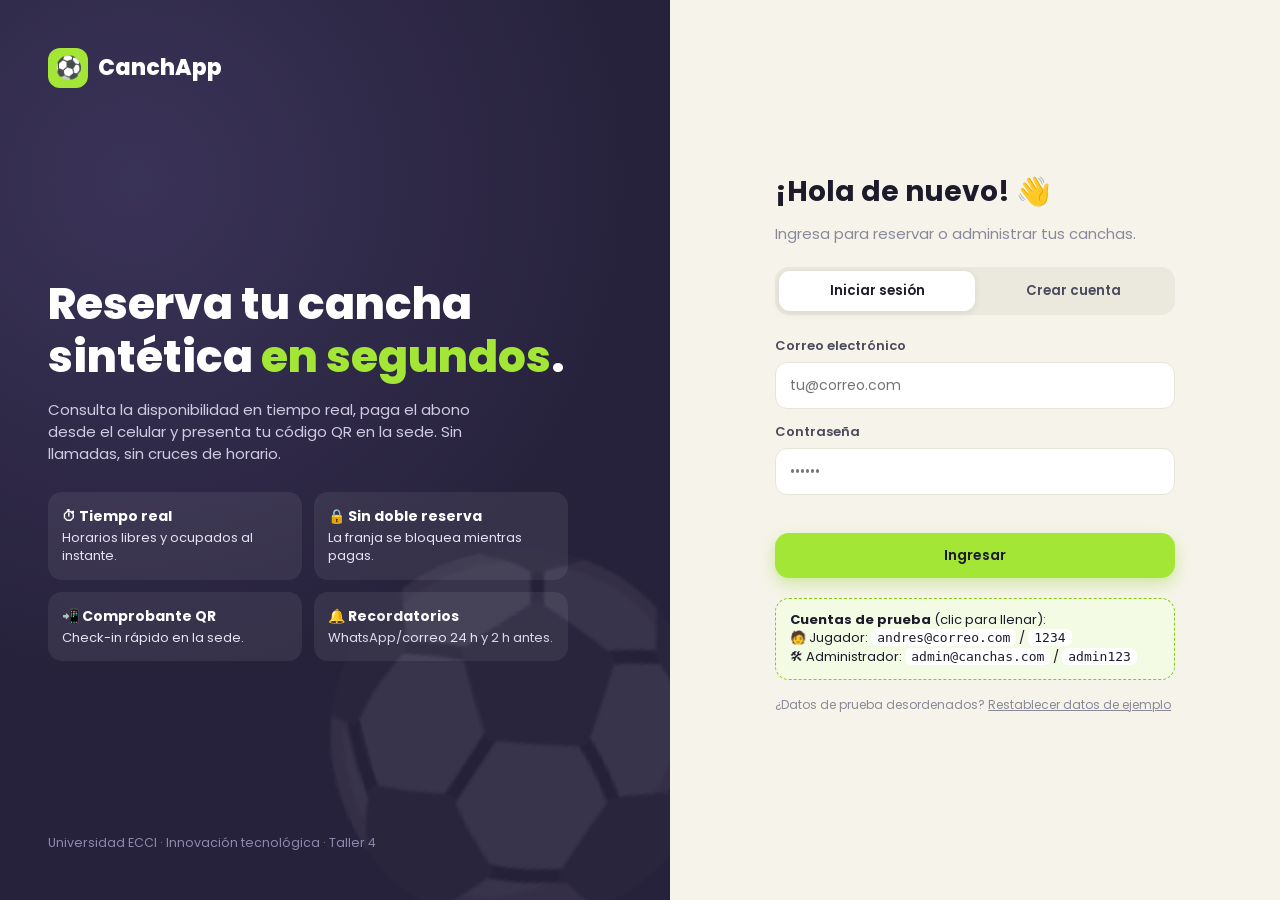
<file: index.html>
<!DOCTYPE html>
<html lang="es">
<head>
  <meta charset="UTF-8">
  <meta name="viewport" content="width=device-width, initial-scale=1.0">
  <title>CanchApp · Ingresar</title>
  <link rel="preconnect" href="https://fonts.googleapis.com">
  <link href="https://fonts.googleapis.com/css2?family=Poppins:wght@400;500;600;700;800&display=swap" rel="stylesheet">
  <link rel="stylesheet" href="css/styles.css">
</head>
<body>
  <div class="auth-page">
    <!-- Lado izquierdo: presentación -->
    <section class="auth-hero">
      <div class="brand"><div class="brand-logo">⚽</div> CanchApp</div>
      <div>
        <h1>Reserva tu cancha sintética <span>en segundos</span>.</h1>
        <p>Consulta la disponibilidad en tiempo real, paga el abono desde el celular y presenta tu código QR en la sede. Sin llamadas, sin cruces de horario.</p>
        <div class="auth-feats">
          <div class="auth-feat"><b>⏱ Tiempo real</b>Horarios libres y ocupados al instante.</div>
          <div class="auth-feat"><b>🔒 Sin doble reserva</b>La franja se bloquea mientras pagas.</div>
          <div class="auth-feat"><b>📲 Comprobante QR</b>Check-in rápido en la sede.</div>
          <div class="auth-feat"><b>🔔 Recordatorios</b>WhatsApp/correo 24 h y 2 h antes.</div>
        </div>
      </div>
      <small style="color:#8f89ad">Universidad ECCI · Innovación tecnológica · Taller 4</small>
    </section>

    <!-- Lado derecho: formulario -->
    <section class="auth-side">
      <div class="auth-box">
        <h2 id="auth-title">¡Hola de nuevo! 👋</h2>
        <p class="muted" id="auth-sub">Ingresa para reservar o administrar tus canchas.</p>

        <div class="seg" role="tablist">
          <button class="active" data-mode="login">Iniciar sesión</button>
          <button data-mode="register">Crear cuenta</button>
        </div>

        <!-- Login -->
        <form id="form-login" autocomplete="on">
          <div class="field">
            <label for="l-email">Correo electrónico</label>
            <input class="input" id="l-email" type="email" placeholder="tu@correo.com" required>
          </div>
          <div class="field">
            <label for="l-pass">Contraseña</label>
            <input class="input" id="l-pass" type="password" placeholder="••••••" required>
          </div>
          <div class="err-msg" id="l-err"></div>
          <button class="btn btn-primary btn-block" type="submit">Ingresar</button>
        </form>

        <!-- Registro (solo jugadores) -->
        <form id="form-register" class="hidden">
          <div class="field">
            <label for="r-nombre">Nombre completo</label>
            <input class="input" id="r-nombre" placeholder="Andrés Martínez" required>
          </div>
          <div class="field">
            <label for="r-email">Correo electrónico</label>
            <input class="input" id="r-email" type="email" placeholder="tu@correo.com" required>
          </div>
          <div class="row">
            <div class="field">
              <label for="r-tel">Celular (WhatsApp)</label>
              <input class="input" id="r-tel" placeholder="300 000 0000">
            </div>
            <div class="field">
              <label for="r-pass">Contraseña</label>
              <input class="input" id="r-pass" type="password" minlength="4" placeholder="Mín. 4 caracteres" required>
            </div>
          </div>
          <div class="err-msg" id="r-err"></div>
          <button class="btn btn-primary btn-block" type="submit">Crear cuenta de jugador</button>
        </form>

        <div class="demo-box">
          <b>Cuentas de prueba</b> (clic para llenar):<br>
          🧑 Jugador: <a href="#" data-demo="andres@correo.com|1234"><code>andres@correo.com</code> / <code>1234</code></a><br>
          🛠 Administrador: <a href="#" data-demo="admin@canchas.com|admin123"><code>admin@canchas.com</code> / <code>admin123</code></a>
        </div>
        <p class="tiny muted mt">¿Datos de prueba desordenados? <a href="#" id="reset" style="text-decoration:underline">Restablecer datos de ejemplo</a></p>
      </div>
    </section>
  </div>

  <script src="js/data.js"></script>
  <script>
    // Si ya hay sesión, ir directo a su portal
    const actual = Auth.current();
    if (actual) location.href = actual.rol === 'jugador' ? 'jugador.html' : 'admin.html';

    const fl = document.getElementById('form-login');
    const fr = document.getElementById('form-register');

    document.querySelectorAll('.seg button').forEach(b => b.addEventListener('click', () => {
      document.querySelectorAll('.seg button').forEach(x => x.classList.toggle('active', x === b));
      const reg = b.dataset.mode === 'register';
      fl.classList.toggle('hidden', reg);
      fr.classList.toggle('hidden', !reg);
      document.getElementById('auth-title').textContent = reg ? 'Crea tu cuenta ⚽' : '¡Hola de nuevo! 👋';
      document.getElementById('auth-sub').textContent = reg ? 'Regístrate como jugador y reserva en menos de 3 pasos.' : 'Ingresa para reservar o administrar tus canchas.';
    }));

    fl.addEventListener('submit', e => {
      e.preventDefault();
      const u = Auth.login(document.getElementById('l-email').value, document.getElementById('l-pass').value);
      if (!u) { document.getElementById('l-err').textContent = 'Correo o contraseña incorrectos.'; return; }
      location.href = u.rol === 'jugador' ? 'jugador.html' : 'admin.html';
    });

    fr.addEventListener('submit', e => {
      e.preventDefault();
      const res = Auth.register({
        nombre: document.getElementById('r-nombre').value.trim(),
        email: document.getElementById('r-email').value.trim(),
        telefono: document.getElementById('r-tel').value.trim(),
        password: document.getElementById('r-pass').value,
      });
      if (res.error) { document.getElementById('r-err').textContent = res.error; return; }
      location.href = 'jugador.html';
    });

    document.querySelectorAll('[data-demo]').forEach(a => a.addEventListener('click', e => {
      e.preventDefault();
      const [m, p] = a.dataset.demo.split('|');
      document.querySelector('.seg button[data-mode=login]').click();
      document.getElementById('l-email').value = m;
      document.getElementById('l-pass').value = p;
    }));

    document.getElementById('reset').addEventListener('click', e => {
      e.preventDefault();
      Store.reset();
      toast('Datos de ejemplo restablecidos', 'ok');
    });
  </script>
</body>
</html>
</file>
<file: css/styles.css>
/* =========================================================
   CanchApp - Sistema de reservas de canchas sintéticas
   Estilos compartidos (portal jugador + panel admin)
   Paleta tomada del prototipo móvil: verde lima + crema + morado oscuro
   ========================================================= */
:root {
  --lime: #a3e635;
  --lime-600: #84cc16;
  --lime-700: #65a30d;
  --lime-50: #f4fbe4;
  --cream: #f6f4ea;
  --card: #ffffff;
  --ink: #1d1b2b;
  --ink-2: #4b4a5c;
  --muted: #8a8999;
  --line: #e7e5da;
  --tile: #27223c;        /* morado oscuro de las categorías */
  --tile-2: #3a3358;
  --pitch: #1f6b3a;       /* verde de las tarjetas de cancha */
  --pitch-2: #2c8a4d;
  --danger: #e5484d;
  --danger-50: #fdecec;
  --warn: #f5a524;
  --warn-50: #fff5e0;
  --info: #3b82f6;
  --info-50: #e8f0fe;
  --ok: #22a559;
  --ok-50: #e3f6ea;
  --radius: 18px;
  --radius-sm: 12px;
  --shadow: 0 6px 22px rgba(29, 27, 43, .07);
  --shadow-lg: 0 18px 50px rgba(29, 27, 43, .18);
  --font: "Poppins", system-ui, -apple-system, "Segoe UI", Roboto, sans-serif;
}

* { box-sizing: border-box; }
html, body { margin: 0; padding: 0; }
body {
  font-family: var(--font);
  background: var(--cream);
  color: var(--ink);
  font-size: 15px;
  line-height: 1.45;
  -webkit-font-smoothing: antialiased;
}
a { color: inherit; text-decoration: none; }
button { font-family: inherit; cursor: pointer; }
input, select, textarea { font-family: inherit; font-size: 14px; }
h1, h2, h3, h4 { margin: 0; line-height: 1.2; }
.hidden { display: none !important; }

/* ---------- Botones ---------- */
.btn {
  display: inline-flex; align-items: center; justify-content: center; gap: 8px;
  border: 0; border-radius: 14px; padding: 12px 18px;
  font-weight: 600; font-size: 14px; transition: transform .08s, filter .15s, background .15s;
  white-space: nowrap;
}
.btn:active { transform: scale(.98); }
.btn:disabled { opacity: .5; cursor: not-allowed; }
.btn-primary { background: var(--lime); color: var(--ink); box-shadow: 0 6px 16px rgba(132, 204, 22, .35); }
.btn-primary:hover:not(:disabled) { filter: brightness(.96); }
.btn-dark { background: var(--tile); color: #fff; }
.btn-dark:hover { background: var(--tile-2); }
.btn-outline { background: transparent; border: 1.5px solid var(--ink); color: var(--ink); }
.btn-outline:hover { background: rgba(0,0,0,.04); }
.btn-ghost { background: transparent; color: var(--ink-2); }
.btn-ghost:hover { background: rgba(0,0,0,.05); }
.btn-danger { background: var(--danger-50); color: var(--danger); }
.btn-danger:hover { background: #fadcdc; }
.btn-sm { padding: 7px 12px; font-size: 13px; border-radius: 10px; }
.btn-block { width: 100%; }

/* ---------- Formularios ---------- */
.field { display: flex; flex-direction: column; gap: 6px; margin-bottom: 14px; }
.field label { font-size: 13px; font-weight: 600; color: var(--ink-2); }
.input, select.input, textarea.input {
  width: 100%; padding: 12px 14px; border-radius: 12px; border: 1.5px solid var(--line);
  background: #fff; color: var(--ink); outline: none; transition: border-color .15s, box-shadow .15s;
}
.input:focus { border-color: var(--lime-600); box-shadow: 0 0 0 4px rgba(163, 230, 53, .25); }
.row { display: flex; gap: 12px; }
.row > * { flex: 1; }
.check { display: flex; align-items: center; gap: 10px; font-size: 14px; cursor: pointer; }
.check input { width: 18px; height: 18px; accent-color: var(--lime-700); }

/* Switch */
.switch { position: relative; display: inline-block; width: 44px; height: 26px; flex: none; vertical-align: middle; }
.switch input { opacity: 0; width: 0; height: 0; }
.switch span { position: absolute; inset: 0; border-radius: 99px; background: #d6d4cb; transition: .2s; cursor: pointer; }
.switch span::after { content: ""; position: absolute; width: 20px; height: 20px; border-radius: 50%; background: #fff; top: 3px; left: 3px; transition: .2s; box-shadow: 0 1px 3px rgba(0,0,0,.25); }
.switch input:checked + span { background: var(--lime-600); }
.switch input:checked + span::after { transform: translateX(18px); }

/* ---------- Tarjetas / chips / badges ---------- */
.card { background: var(--card); border-radius: var(--radius); box-shadow: var(--shadow); padding: 18px; }
.badge {
  display: inline-flex; align-items: center; gap: 4px; padding: 4px 10px; border-radius: 99px;
  font-size: 12px; font-weight: 600; white-space: nowrap;
}
.b-confirmada { background: var(--lime); color: #1d3a05; }
.b-pendiente_pago { background: var(--warn-50); color: #9a5b00; }
.b-en_curso { background: var(--info-50); color: #1d4ed8; }
.b-finalizada { background: #ecebe4; color: #5d5c6b; }
.b-cancelada { background: var(--danger-50); color: var(--danger); }
.b-liberada { background: #f3e8ff; color: #7c3aed; }
.b-ok { background: var(--ok-50); color: var(--ok); }
.b-warn { background: var(--warn-50); color: #9a5b00; }
.b-muted { background: #ecebe4; color: #5d5c6b; }

.chip {
  border: 1.5px solid var(--line); background: #fff; border-radius: 12px; padding: 8px 14px;
  font-weight: 600; font-size: 13px; color: var(--ink-2);
}
.chip.active { background: var(--lime); border-color: var(--lime); color: var(--ink); }

.stars { color: #f5b301; letter-spacing: 1px; }
.muted { color: var(--muted); }
.small { font-size: 13px; }
.tiny { font-size: 12px; }
.bold { font-weight: 700; }
.mt { margin-top: 16px; } .mt-s { margin-top: 8px; } .mb { margin-bottom: 16px; }
.flex { display: flex; align-items: center; gap: 10px; }
.between { display: flex; align-items: center; justify-content: space-between; gap: 10px; }
.grow { flex: 1; }
.empty { text-align: center; padding: 40px 16px; color: var(--muted); }
.empty .big { font-size: 42px; margin-bottom: 6px; }

/* ---------- Toast ---------- */
#toast-wrap { position: fixed; left: 50%; bottom: 96px; transform: translateX(-50%); z-index: 9999; display: flex; flex-direction: column; gap: 8px; align-items: center; pointer-events: none; }
.toast {
  background: var(--ink); color: #fff; padding: 12px 18px; border-radius: 14px; font-size: 14px;
  box-shadow: var(--shadow-lg); animation: toastIn .25s ease; max-width: 90vw;
}
.toast.ok { background: #1c4d10; }
.toast.err { background: #8f1d21; }
@keyframes toastIn { from { opacity: 0; transform: translateY(10px); } to { opacity: 1; transform: none; } }

/* ---------- Modal ---------- */
.modal-back {
  position: fixed; inset: 0; background: rgba(20, 18, 32, .45); backdrop-filter: blur(3px);
  display: flex; align-items: center; justify-content: center; z-index: 1000; padding: 16px;
  animation: fade .2s ease;
}
.modal {
  background: #fff; border-radius: 22px; width: 100%; max-width: 440px; max-height: 90vh; overflow: auto;
  padding: 24px; box-shadow: var(--shadow-lg); animation: pop .22s ease;
}
.modal.wide { max-width: 620px; }
.modal h3 { font-size: 20px; margin-bottom: 8px; }
.modal-actions { display: flex; gap: 10px; justify-content: flex-end; margin-top: 18px; flex-wrap: wrap; }
@keyframes fade { from { opacity: 0; } }
@keyframes pop { from { opacity: 0; transform: scale(.94); } }

/* =========================================================
   LOGIN
   ========================================================= */
.auth-page {
  min-height: 100vh; display: grid; grid-template-columns: 1.1fr 1fr;
}
.auth-hero {
  background: radial-gradient(circle at 20% 20%, #3a3358 0, var(--tile) 55%);
  color: #fff; padding: 48px; display: flex; flex-direction: column; justify-content: space-between; position: relative; overflow: hidden;
}
.auth-hero::after {
  content: "⚽"; position: absolute; font-size: 340px; right: -60px; bottom: -80px; opacity: .08; transform: rotate(-15deg);
}
.brand { display: flex; align-items: center; gap: 10px; font-weight: 800; font-size: 22px; }
.brand-logo { width: 40px; height: 40px; border-radius: 12px; background: var(--lime); color: var(--ink); display: grid; place-items: center; font-size: 22px; }
.auth-hero h1 { font-size: 44px; font-weight: 800; margin: 18px 0 14px; max-width: 520px; }
.auth-hero h1 span { color: var(--lime); }
.auth-hero p { color: #cfcbe3; max-width: 460px; }
.auth-feats { display: grid; grid-template-columns: 1fr 1fr; gap: 12px; max-width: 520px; margin-top: 28px; }
.auth-feat { background: rgba(255,255,255,.07); border-radius: 14px; padding: 14px; font-size: 13px; color: #e5e2f3; }
.auth-feat b { display: block; color: #fff; font-size: 14px; margin-bottom: 2px; }
.auth-side { display: flex; align-items: center; justify-content: center; padding: 32px 20px; }
.auth-box { width: 100%; max-width: 400px; }
.auth-box h2 { font-size: 28px; margin-bottom: 4px; }
.seg { display: flex; background: #ebe9de; border-radius: 14px; padding: 4px; margin: 22px 0; }
.seg button { flex: 1; border: 0; background: transparent; padding: 10px; border-radius: 11px; font-weight: 600; color: var(--ink-2); }
.seg button.active { background: #fff; color: var(--ink); box-shadow: 0 2px 8px rgba(0,0,0,.08); }
.demo-box { margin-top: 20px; background: var(--lime-50); border: 1px dashed var(--lime-600); border-radius: 14px; padding: 12px 14px; font-size: 13px; }
.demo-box code { background: #fff; padding: 1px 6px; border-radius: 6px; }
.err-msg { color: var(--danger); font-size: 13px; min-height: 18px; margin-bottom: 6px; }

@media (max-width: 860px) {
  .auth-page { grid-template-columns: 1fr; }
  .auth-hero { padding: 28px 20px; }
  .auth-hero h1 { font-size: 30px; }
  .auth-feats { display: none; }
}

/* =========================================================
   PORTAL DEL JUGADOR (estilo app móvil)
   ========================================================= */
.player { min-height: 100vh; padding-bottom: 90px; }
.p-top {
  position: sticky; top: 0; z-index: 50; background: rgba(246, 244, 234, .92); backdrop-filter: blur(8px);
  border-bottom: 1px solid var(--line);
}
.p-top-inner { max-width: 1100px; margin: 0 auto; padding: 12px 20px; display: flex; align-items: center; gap: 20px; }
.p-nav-desktop { display: flex; gap: 6px; margin-left: auto; }
.p-nav-desktop a { padding: 9px 14px; border-radius: 12px; font-weight: 600; font-size: 14px; color: var(--ink-2); display: flex; gap: 8px; align-items: center; }
.p-nav-desktop a.active { background: var(--lime); color: var(--ink); }
.p-nav-desktop a:hover:not(.active) { background: rgba(0,0,0,.05); }
.p-top-inner .bell { margin-left: auto; }
@media (min-width: 761px) { .p-top-inner .bell { margin-left: 0; } }
.bell { position: relative; width: 40px; height: 40px; border-radius: 12px; border: 0; background: #fff; box-shadow: var(--shadow); display: grid; place-items: center; }
.bell .dot { position: absolute; top: 6px; right: 7px; min-width: 16px; height: 16px; border-radius: 99px; background: var(--danger); color: #fff; font-size: 10px; font-weight: 700; display: grid; place-items: center; padding: 0 4px; }

.p-main { max-width: 1100px; margin: 0 auto; padding: 18px 20px; }
.p-title { font-size: 24px; font-weight: 700; margin: 6px 0 16px; }
.p-sub { font-size: 17px; font-weight: 700; }

/* Encabezado con degradado lima como en el video */
.hero-search {
  background: linear-gradient(135deg, #fbfdf5 0%, #eef9d6 55%, var(--lime) 100%);
  border-radius: 24px; padding: 22px; margin-bottom: 22px; position: relative; overflow: hidden;
}
.hero-search h2 { font-size: 22px; margin-bottom: 4px; }
.searchbar {
  display: flex; align-items: center; gap: 10px; background: #fff; border-radius: 16px; padding: 12px 16px;
  box-shadow: var(--shadow); margin-top: 14px;
}
.searchbar input { border: 0; outline: none; flex: 1; font-size: 15px; background: transparent; }

.cats { display: flex; gap: 14px; flex-wrap: wrap; margin: 12px 0 24px; }
.cat {
  width: 96px; height: 96px; border-radius: 20px; background: var(--tile); color: #fff; border: 3px solid transparent;
  display: flex; flex-direction: column; align-items: center; justify-content: center; gap: 6px;
  font-weight: 700; font-size: 13px; box-shadow: 0 8px 18px rgba(39, 34, 60, .25); transition: transform .12s;
}
.cat:hover { transform: translateY(-2px); }
.cat .ico { font-size: 34px; line-height: 1; }
.cat.active { border-color: var(--lime); box-shadow: 0 0 0 3px rgba(163, 230, 53, .35), 0 8px 18px rgba(39, 34, 60, .25); }

.grid-canchas { display: grid; grid-template-columns: repeat(auto-fill, minmax(230px, 1fr)); gap: 16px; }
.c-card { background: #fff; border-radius: 20px; overflow: hidden; box-shadow: var(--shadow); transition: transform .12s, box-shadow .12s; cursor: pointer; display: flex; flex-direction: column; }
.c-card:hover { transform: translateY(-3px); box-shadow: 0 12px 28px rgba(29,27,43,.12); }
.c-img {
  height: 130px; background: linear-gradient(160deg, var(--pitch-2), var(--pitch)); position: relative;
  display: grid; place-items: center; font-size: 56px; overflow: hidden;
}
.c-img::before { content: ""; position: absolute; inset: 14px; border: 2px solid rgba(255,255,255,.25); border-radius: 8px; }
.c-img::after { content: ""; position: absolute; left: 50%; top: 14px; bottom: 14px; border-left: 2px solid rgba(255,255,255,.25); }
.c-img .ball { position: relative; z-index: 1; filter: drop-shadow(0 4px 6px rgba(0,0,0,.3)); }
.c-rate { position: absolute; top: 10px; left: 10px; background: #fff; border-radius: 99px; padding: 3px 9px; font-size: 12px; font-weight: 700; z-index: 2; }
.c-fav { position: absolute; top: 8px; right: 8px; z-index: 2; width: 34px; height: 34px; border-radius: 50%; border: 0; background: rgba(255,255,255,.9); font-size: 16px; }
.c-body { padding: 14px 16px 16px; }
.c-body h4 { font-size: 15px; }
.c-body .addr { font-size: 12px; color: var(--muted); margin: 2px 0 8px; }
.c-body .price { font-weight: 700; font-size: 14px; }

/* Próxima reserva destacada */
.next-res {
  background: var(--tile); color: #fff; border-radius: 22px; padding: 18px 20px; display: flex; align-items: center; gap: 16px; margin-bottom: 22px;
}
.next-res .when { background: var(--lime); color: var(--ink); border-radius: 14px; padding: 8px 12px; text-align: center; font-weight: 800; min-width: 64px; }
.next-res .when small { display: block; font-weight: 600; font-size: 11px; }

/* Detalle de cancha */
.detail-wrap { display: grid; grid-template-columns: 1.2fr 1fr; gap: 24px; align-items: start; }
.detail-hero {
  height: 240px; border-radius: 24px; background: radial-gradient(circle at 50% 40%, #4a3f6e, var(--tile) 70%);
  display: grid; place-items: center; font-size: 96px; position: relative; box-shadow: var(--shadow);
}
.detail-hero .back { position: absolute; top: 14px; left: 14px; }
.detail-hero .fav { position: absolute; top: 14px; right: 14px; }
.round-btn { width: 42px; height: 42px; border-radius: 50%; border: 0; background: rgba(255,255,255,.92); font-size: 18px; display: grid; place-items: center; }
.services { display: grid; grid-template-columns: repeat(4, 1fr); gap: 10px; margin-top: 10px; }
.service { text-align: center; font-size: 12px; color: var(--ink-2); }
.service .s-ico { width: 48px; height: 48px; margin: 0 auto 6px; border-radius: 14px; background: #fff; box-shadow: var(--shadow); display: grid; place-items: center; font-size: 22px; }

/* Selección de día / hora */
.days { display: grid; grid-template-columns: repeat(7, 1fr); gap: 8px; }
.day { border: 0; background: #fff; border-radius: 14px; padding: 8px 4px; text-align: center; box-shadow: var(--shadow); }
.day small { display: block; font-size: 11px; color: var(--muted); }
.day b { font-size: 17px; }
.day.active { background: var(--lime); }
.day.active small { color: var(--ink); }
.hours { display: grid; grid-template-columns: repeat(auto-fill, minmax(120px, 1fr)); gap: 10px; }
.hour { border: 0; background: #fff; border-radius: 14px; padding: 12px 6px; font-weight: 700; box-shadow: var(--shadow); font-size: 14px; }
.hour small { display: block; font-weight: 500; font-size: 11px; color: var(--muted); }
.hour.active { background: var(--lime-600); color: #fff; }
.hour.active small { color: #f0fbdc; }
.hour.busy { background: #ecebe4; color: #a3a2ad; cursor: not-allowed; box-shadow: none; }
.hour.busy small { color: var(--danger); }
.hour.lock small { color: #9a5b00; }
.summary { background: #fff; border-radius: 18px; padding: 16px 18px; box-shadow: var(--shadow); }
.summary .line { display: flex; justify-content: space-between; padding: 5px 0; font-size: 14px; }
.summary .line.total { border-top: 1px dashed var(--line); margin-top: 6px; padding-top: 10px; font-weight: 700; }
.policy { font-size: 12px; color: var(--muted); margin-top: 8px; background: var(--cream); border-radius: 10px; padding: 8px 10px; }
.timer { display: inline-flex; align-items: center; gap: 6px; background: var(--warn-50); color: #9a5b00; padding: 6px 12px; border-radius: 99px; font-weight: 700; font-size: 13px; }

.pay-methods { display: grid; grid-template-columns: 1fr 1fr; gap: 10px; }
.pay-m { border: 2px solid var(--line); background: #fff; border-radius: 14px; padding: 14px; text-align: left; font-weight: 600; display: flex; align-items: center; gap: 10px; }
.pay-m .pm-ico { font-size: 22px; }
.pay-m.active { border-color: var(--lime-600); background: var(--lime-50); }

/* Lista de reservas */
.tabs { display: flex; gap: 8px; margin-bottom: 16px; flex-wrap: wrap; }
.res-list { display: flex; flex-direction: column; gap: 12px; }
.res-item { background: #fff; border-radius: 18px; padding: 16px 18px; box-shadow: var(--shadow); display: flex; justify-content: space-between; gap: 12px; align-items: center; cursor: pointer; transition: transform .1s; }
.res-item:hover { transform: translateX(3px); }
.res-item h4 { font-size: 15px; }
.qr-box { background: #fff; border-radius: 20px; padding: 18px; text-align: center; box-shadow: var(--shadow); }
.qr-box #qr, .qr-box .qr { display: flex; justify-content: center; margin: 10px 0; }
.qr-box .code { font-family: ui-monospace, Menlo, Consolas, monospace; font-size: 20px; font-weight: 800; letter-spacing: 2px; }
.kv { display: grid; grid-template-columns: auto 1fr; gap: 6px 16px; font-size: 14px; }
.kv dt { color: var(--muted); }
.kv dd { margin: 0; font-weight: 600; text-align: right; }
.actions-grid { display: grid; grid-template-columns: 1fr 1fr; gap: 10px; }
.rate-stars button { border: 0; background: none; font-size: 30px; color: #d8d6cc; padding: 0 2px; }
.rate-stars button.on { color: #f5b301; }

/* Perfil */
.profile-head { text-align: center; padding: 10px 0 20px; }
.avatar { width: 84px; height: 84px; border-radius: 50%; background: var(--lime-600); display: grid; place-items: center; margin: 0 auto 10px; font-size: 34px; color: #fff; font-weight: 800; box-shadow: 0 8px 20px rgba(132,204,22,.35); }
.list-menu { background: #fff; border-radius: 18px; box-shadow: var(--shadow); overflow: hidden; }
.list-menu .li { padding: 14px 18px; border-bottom: 1px solid var(--line); display: flex; align-items: center; gap: 12px; }
.list-menu .li:last-child { border-bottom: 0; }
.notif { padding: 12px 14px; border-radius: 14px; background: #fff; box-shadow: var(--shadow); font-size: 14px; display: flex; gap: 10px; }
.notif.unread { border-left: 4px solid var(--lime-600); }

/* Barra inferior (móvil) */
.bottom-nav {
  position: fixed; left: 0; right: 0; bottom: 0; z-index: 60; background: #fff; border-top: 1px solid var(--line);
  display: none; justify-content: space-around; padding: 8px 6px calc(8px + env(safe-area-inset-bottom));
}
.bottom-nav a { display: flex; flex-direction: column; align-items: center; gap: 2px; font-size: 11px; color: var(--muted); padding: 4px 10px; border-radius: 14px; font-weight: 600; }
.bottom-nav a .bi { width: 52px; height: 30px; border-radius: 99px; display: grid; place-items: center; }
.bottom-nav a.active { color: var(--ink); }
.bottom-nav a.active .bi { background: #e3ecff; }

@media (max-width: 760px) {
  .p-nav-desktop { display: none; }
  .bottom-nav { display: flex; }
  .detail-wrap { grid-template-columns: 1fr; }
  .p-main { padding: 14px 16px; }
  .cat { width: 84px; height: 84px; }
  .grid-canchas { grid-template-columns: 1fr 1fr; gap: 12px; }
  .c-img { height: 100px; font-size: 44px; }
  .days { gap: 5px; }
  .pay-methods { grid-template-columns: 1fr; }
}
@media (max-width: 420px) {
  .grid-canchas { grid-template-columns: 1fr; }
}

/* =========================================================
   PANEL ADMINISTRADOR
   ========================================================= */
.admin { display: grid; grid-template-columns: 250px 1fr; min-height: 100vh; }
.sidebar {
  background: var(--tile); color: #d9d5ec; padding: 20px 14px; position: sticky; top: 0; height: 100vh; overflow-y: auto;
  display: flex; flex-direction: column;
}
.sidebar .brand { color: #fff; padding: 4px 8px 20px; }
.side-sec { font-size: 11px; text-transform: uppercase; letter-spacing: .08em; color: #8f89ad; margin: 14px 10px 6px; }
.side-link { display: flex; align-items: center; gap: 12px; padding: 11px 12px; border-radius: 12px; font-weight: 500; font-size: 14px; margin-bottom: 2px; }
.side-link:hover { background: rgba(255,255,255,.06); color: #fff; }
.side-link.active { background: var(--lime); color: var(--ink); font-weight: 700; }
.side-link .cnt { margin-left: auto; background: var(--danger); color: #fff; border-radius: 99px; font-size: 11px; padding: 1px 7px; font-weight: 700; }
.side-foot { margin-top: auto; padding: 14px 8px 0; border-top: 1px solid rgba(255,255,255,.08); font-size: 13px; }

.a-main { padding: 22px 28px 40px; min-width: 0; }
.a-top { display: flex; align-items: center; justify-content: space-between; gap: 14px; margin-bottom: 20px; flex-wrap: wrap; }
.a-top h1 { font-size: 26px; }
.a-top .sub { color: var(--muted); font-size: 14px; }
.menu-toggle { display: none; }

.kpis { display: grid; grid-template-columns: repeat(auto-fill, minmax(190px, 1fr)); gap: 14px; margin-bottom: 20px; }
.kpi { background: #fff; border-radius: 18px; padding: 16px 18px; box-shadow: var(--shadow); }
.kpi .k-label { font-size: 13px; color: var(--muted); display: flex; align-items: center; gap: 6px; }
.kpi .k-val { font-size: 26px; font-weight: 800; margin-top: 4px; }
.kpi .k-foot { font-size: 12px; color: var(--muted); }
.kpi.accent { background: var(--lime); }
.kpi.accent .k-label, .kpi.accent .k-foot { color: #3a5a0b; }
.kpi.dark { background: var(--tile); color: #fff; }
.kpi.dark .k-label, .kpi.dark .k-foot { color: #bdb8d6; }

.grid-2 { display: grid; grid-template-columns: 1.4fr 1fr; gap: 18px; }
.grid-2e { display: grid; grid-template-columns: 1fr 1fr; gap: 18px; }
.card h3 { font-size: 16px; margin-bottom: 12px; }

.table-wrap { overflow-x: auto; }
table.tbl { width: 100%; border-collapse: collapse; font-size: 14px; }
.tbl th { text-align: left; font-size: 12px; text-transform: uppercase; letter-spacing: .04em; color: var(--muted); font-weight: 600; padding: 10px 12px; border-bottom: 1px solid var(--line); white-space: nowrap; }
.tbl td { padding: 11px 12px; border-bottom: 1px solid var(--line); vertical-align: middle; }
.tbl tr:last-child td { border-bottom: 0; }
.tbl tr:hover td { background: #fbfaf5; }
.tbl .actions { display: flex; gap: 6px; justify-content: flex-end; flex-wrap: nowrap; }

.toolbar { display: flex; gap: 10px; align-items: center; flex-wrap: wrap; margin-bottom: 16px; }
.toolbar .input { width: auto; min-width: 160px; padding: 9px 12px; }

/* Agenda tipo calendario */
.agenda { display: grid; border-radius: 16px; overflow: hidden; background: #fff; box-shadow: var(--shadow); min-width: 560px; }
.ag-cell { border-bottom: 1px solid var(--line); border-right: 1px solid var(--line); min-height: 46px; padding: 4px; position: relative; font-size: 12px; }
.ag-head { background: var(--tile); color: #fff; font-weight: 600; padding: 10px; text-align: center; font-size: 13px; border-right: 1px solid rgba(255,255,255,.1); }
.ag-hour { background: #faf9f3; color: var(--muted); font-weight: 600; text-align: center; padding-top: 14px; }
.ag-free { cursor: pointer; }
.ag-free:hover { background: var(--lime-50); }
.ag-free:hover::after { content: "+ Reservar"; position: absolute; inset: 0; display: grid; place-items: center; color: var(--lime-700); font-weight: 600; }
.ag-block {
  border-radius: 10px; padding: 6px 8px; height: 100%; cursor: pointer; font-weight: 600; line-height: 1.25;
  display: flex; flex-direction: column; justify-content: center;
}
.ag-block small { font-weight: 500; opacity: .85; }
.ag-block.confirmada { background: var(--lime); color: #1d3a05; }
.ag-block.pendiente_pago { background: var(--warn-50); color: #9a5b00; border: 1.5px dashed var(--warn); }
.ag-block.en_curso { background: var(--info-50); color: #1d4ed8; }
.ag-block.finalizada { background: #ecebe4; color: #5d5c6b; }
.legend { display: flex; gap: 14px; flex-wrap: wrap; font-size: 12px; color: var(--ink-2); margin-top: 12px; }
.legend i { display: inline-block; width: 12px; height: 12px; border-radius: 4px; margin-right: 5px; vertical-align: -2px; }

.subtabs { display: flex; gap: 6px; background: #ebe9de; padding: 4px; border-radius: 14px; width: fit-content; margin-bottom: 18px; flex-wrap: wrap; }
.subtabs button { border: 0; background: transparent; padding: 9px 16px; border-radius: 11px; font-weight: 600; color: var(--ink-2); font-size: 14px; }
.subtabs button.active { background: #fff; color: var(--ink); box-shadow: 0 2px 8px rgba(0,0,0,.08); }

.alert { padding: 12px 14px; border-radius: 14px; font-size: 14px; display: flex; gap: 10px; align-items: flex-start; margin-bottom: 12px; }
.alert.warn { background: var(--warn-50); color: #7a4800; }
.alert.info { background: var(--info-50); color: #1e3a8a; }
.alert.ok { background: var(--ok-50); color: #14653a; }
.alert.err { background: var(--danger-50); color: #8f1d21; }

.rule { display: flex; gap: 14px; align-items: center; justify-content: space-between; padding: 14px 0; border-bottom: 1px solid var(--line); }
.rule:last-child { border-bottom: 0; }
.rule .input { width: 110px; }
.log { font-family: ui-monospace, Menlo, Consolas, monospace; font-size: 12px; background: #1b1830; color: #c8f17a; border-radius: 14px; padding: 12px 14px; max-height: 220px; overflow: auto; white-space: pre-wrap; }
.chart-box { position: relative; height: 280px; }

@media (max-width: 1100px) {
  .grid-2, .grid-2e { grid-template-columns: 1fr; }
}
@media (max-width: 860px) {
  .admin { grid-template-columns: 1fr; }
  .sidebar { position: fixed; left: 0; top: 0; z-index: 200; width: 260px; transform: translateX(-100%); transition: transform .25s; }
  .sidebar.open { transform: none; box-shadow: var(--shadow-lg); }
  .menu-toggle { display: inline-flex; }
  .a-main { padding: 16px; }
}

/* Impresión de reportes (Exportar PDF) */
@media print {
  .sidebar, .no-print, .a-top .btn, .toolbar { display: none !important; }
  .admin { display: block; }
  body { background: #fff; }
  .card, .kpi { box-shadow: none; border: 1px solid #ddd; }
}
</file>
